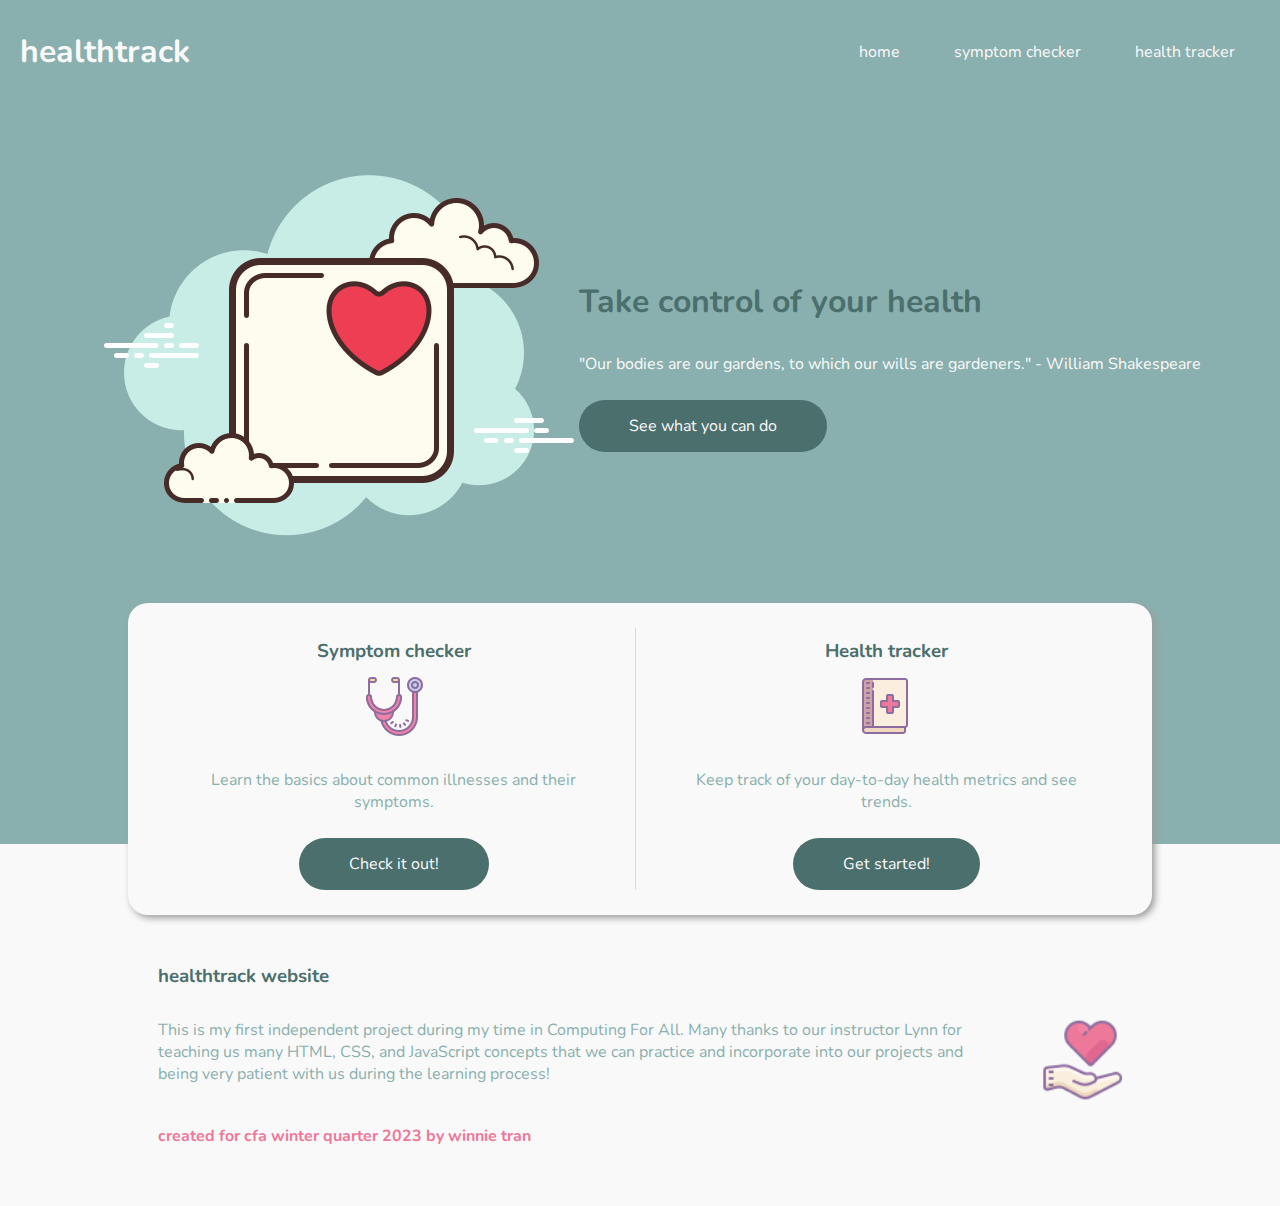
<file: index.html>
<!DOCTYPE html>
<html lang="en">
<head>
    <meta charset="UTF-8">
    <meta http-equiv="X-UA-Compatible" content="IE=edge">
    <meta name="viewport" content="width=device-width, initial-scale=1.0">
    <link rel="stylesheet" type="text/css" href="styles.css"/>
    <link href='https://fonts.googleapis.com/css?family=Nunito' rel='stylesheet'>
    <title>healthtrack</title>
</head>
<body class="home-page">
    <header>
        <h1><a class="nav-link" href="index.html">healthtrack</a></h1>
        <ul id="nav-bar">
            <li><a class="nav-link" href="index.html">home</a></li>
            <li><a class="nav-link" href="symptom-checker.html">symptom checker</a></li>
            <li><a class="nav-link" href="health-tracker.html">health tracker</a></li>
        </ul>
    </header>
    <main>
        <div id="hero">
            <img src="images/hero-image.png" alt="heart on a piece of paper with clouds">
            <div id="hero-text">
                <h1>Take control of your health</h1>
                <p id="hero-p">"Our bodies are our gardens, to which our wills are gardeners." - William Shakespeare</p>
                <a id="hero-button" href="#middle">See what you can do</a>
            </div>
        </div>

        <div id="middle">
            <div id="left-box">
                <h3>Symptom checker</h3>
                <img src="images/stethoscope.png">
                <p>Learn the basics about common illnesses and their symptoms.</p>
                <a class="mid-button" href="symptom-checker.html">Check it out!</a>
            </div>
            <div id="right-box">
                <h3>Health tracker</h3>
                <img src="images/health-book.png">
                <p>Keep track of your day-to-day health metrics and see trends.</p>
                <a class="mid-button" href="health-tracker.html">Get started!</a>
            </div>
        </div>
    </main>
    
    <footer>
        <div id="footer-text">
            <h3>healthtrack website</h3>
            <p>This is my first independent project during my time in Computing For All. Many thanks to our instructor Lynn for teaching us many HTML, CSS, and JavaScript concepts that we can practice and incorporate into our projects and being very patient with us during the learning process!</p>
            <p id="red-text">created for cfa winter quarter 2023 by winnie tran</p>
        </div>
        <img src="images/trust.png" width="84px" height="84px">
    </footer>
</body>
</html>
</file>
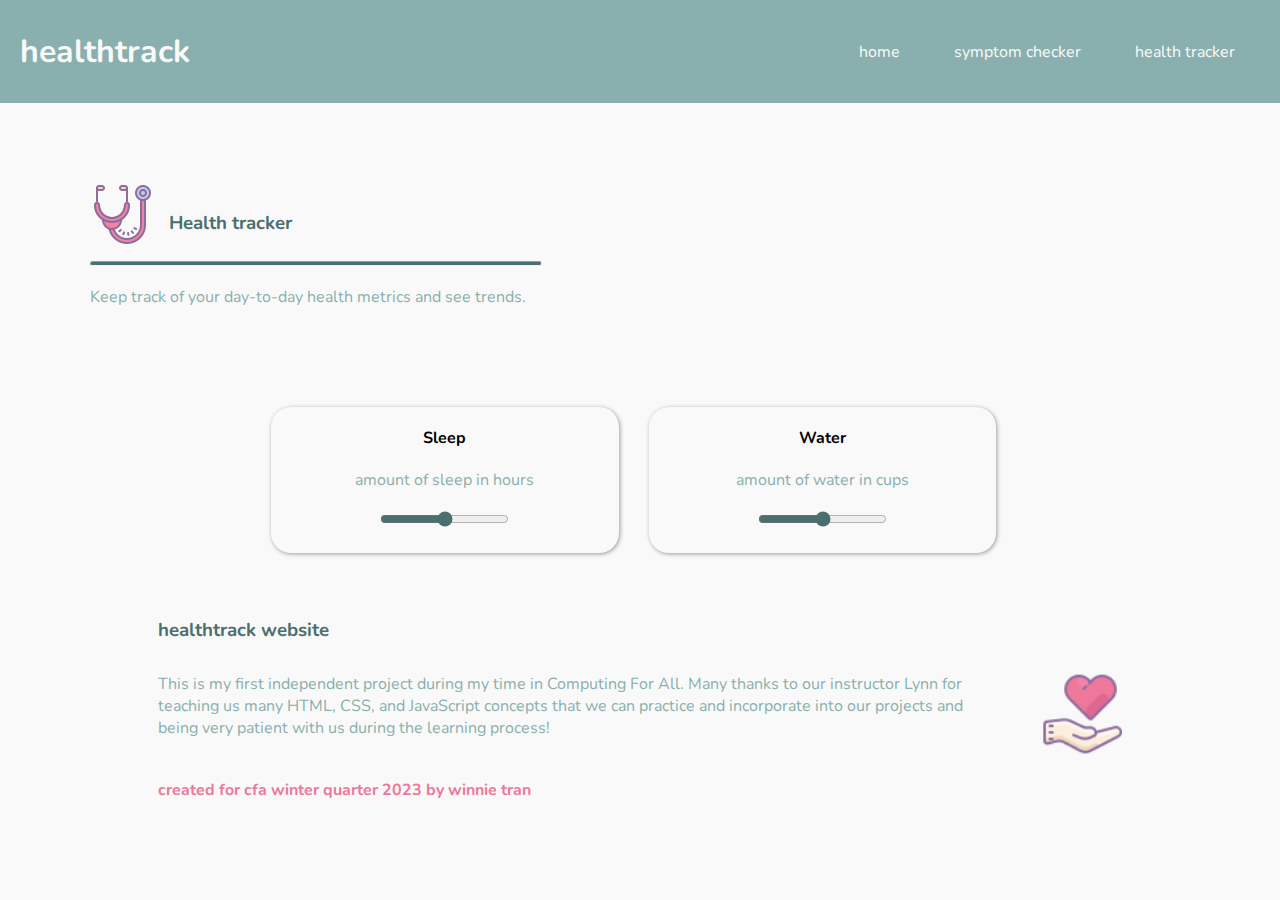
<file: health-tracker.html>
<!DOCTYPE html>
<html lang="en">
<head>
    <meta charset="UTF-8">
    <meta http-equiv="X-UA-Compatible" content="IE=edge">
    <meta name="viewport" content="width=device-width, initial-scale=1.0">
    <link href='https://fonts.googleapis.com/css?family=Nunito' rel='stylesheet'>
    <link rel="stylesheet" type="text/css" href="styles.css"/>
    <title>healthtrack</title>
</head>
<body class="symptom-page">
    <header class="symptom-page">
        <h1><a class="nav-link" href="index.html">healthtrack</a></h1>
        <ul id="nav-bar">
            <li><a class="nav-link" href="index.html">home</a></li>
            <li><a class="nav-link" href="symptom-checker.html">symptom checker</a></li>
            <li><a class="nav-link" href="health-tracker.html">health tracker</a></li>
        </ul>
    </header>

    <main>
        <div id="intro">
            <div id="intro-top">
                <img src="images/stethoscope.png">
                <h3>Health tracker</h3>
            </div>
            <hr>
            <p>Keep track of your day-to-day health metrics and see trends.</p>
        </div>

        <div id="trackers">
            <div class="tracker">
                <h4>Sleep</h4>
                <p>amount of sleep in hours</p>
                <input type="range" id="sleep" name="sleep" value="8" min="0" max="16">
            </div>
            
            <div class="tracker">
                <h4>Water</h4>
                <p>amount of water in cups</p>
                <input type="range" id="water" name="water" value="8" min="0" max="16">
            </div>
        </div>

    </main>

    <footer>
        <div id="footer-text">
            <h3>healthtrack website</h3>
            <p>This is my first independent project during my time in Computing For All. Many thanks to our instructor Lynn for teaching us many HTML, CSS, and JavaScript concepts that we can practice and incorporate into our projects and being very patient with us during the learning process!</p>
            <p id="red-text">created for cfa winter quarter 2023 by winnie tran</p>
        </div>
        <img src="images/trust.png" width="84px" height="84px">
    </footer>
</body>
</html>
</file>
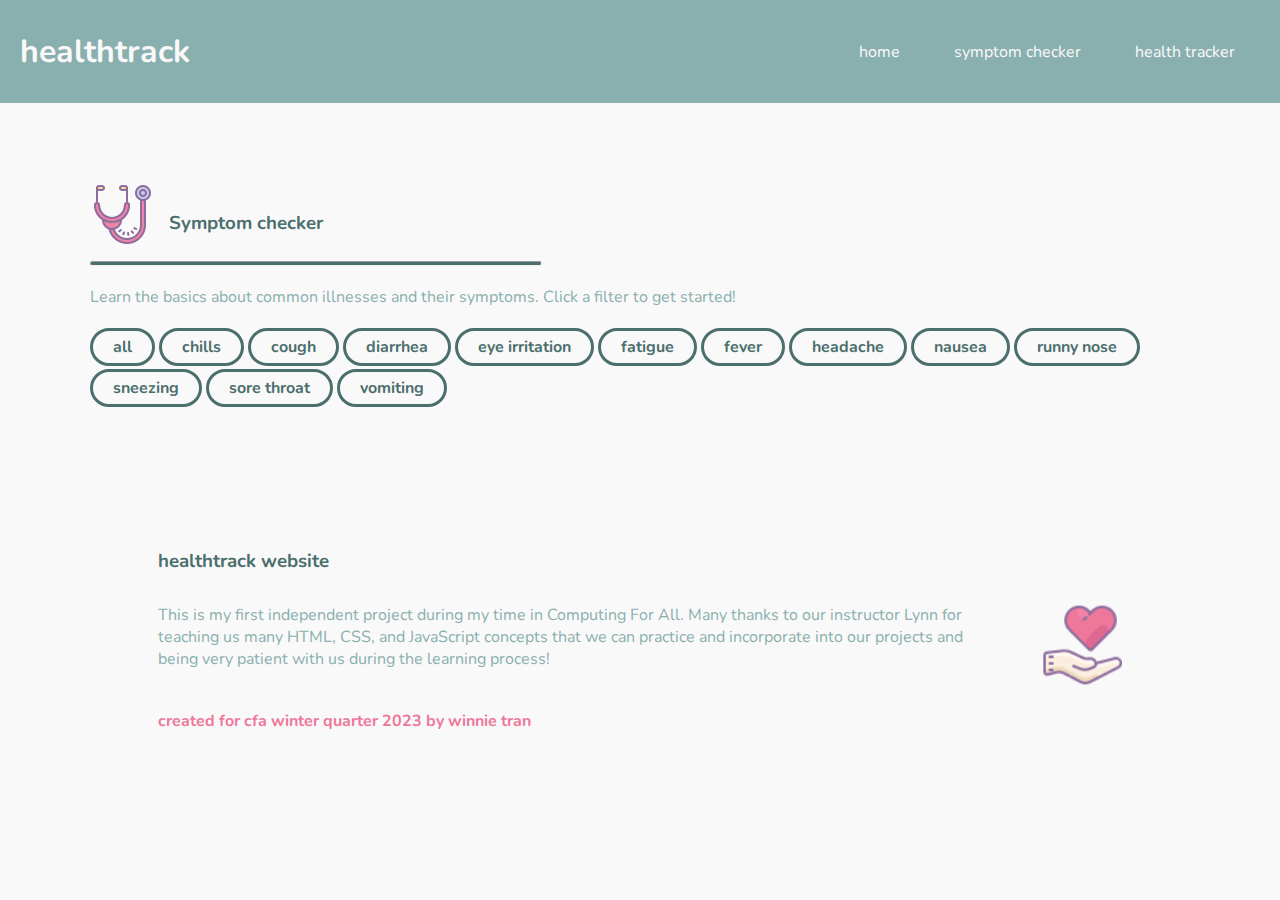
<file: symptom-checker.html>
<!DOCTYPE html>
<html lang="en">
<head>
    <meta charset="UTF-8">
    <meta http-equiv="X-UA-Compatible" content="IE=edge">
    <meta name="viewport" content="width=device-width, initial-scale=1.0">
    <link href='https://fonts.googleapis.com/css?family=Nunito' rel='stylesheet'>
    <link rel="stylesheet" type="text/css" href="styles.css"/>
    <title>healthtrack</title>
</head>
<body class="symptom-page">
    <header class="symptom-page">
        <h1><a class="nav-link" href="index.html">healthtrack</a></h1>
        <ul id="nav-bar">
            <li><a class="nav-link" href="index.html">home</a></li>
            <li><a class="nav-link" href="symptom-checker.html">symptom checker</a></li>
            <li><a class="nav-link" href="health-tracker.html">health tracker</a></li>
        </ul>
    </header>

    <main>
        <div id="intro">
            <div id="intro-top">
                <img src="images/stethoscope.png">
                <h3>Symptom checker</h3>
            </div>
            <hr>
            <p>Learn the basics about common illnesses and their symptoms. Click a filter to get started!</p>
            <div id="filters">
                <input type="checkbox" id="all" value="all">
                <label for="all" label>all</label>
                <input type="checkbox" id="chills" value="chills">
                <label for="chills" label>chills</label>
                <input type="checkbox" id="cough" value="cough">
                <label for="cough" label>cough</label>
                <input type="checkbox" id="diarrhea" value="diarrhea">
                <label for="diarrhea" label>diarrhea</label>
                <input type="checkbox" id="eye-irritation" value="eye-irritation">
                <label for="eye-irritation" label>eye irritation</label>
                <input type="checkbox" id="fatigue" value="fatigue">
                <label for="fatigue" label>fatigue</label>
                <input type="checkbox" id="fever" value="fever">
                <label for="fever" label>fever</label>
                <input type="checkbox" id="headache" value="headache">
                <label for="headache" label>headache</label>
                <input type="checkbox" id="nausea" value="nausea">
                <label for="nausea" label>nausea</label>
                <input type="checkbox" id="runny-nose" value="runny-nose">
                <label for="runny-nose" label>runny nose</label>
                <input type="checkbox" id="sneezing" value="sneezing">
                <label for="sneezing" label>sneezing</label>
                <input type="checkbox" id="sore-throat" value="sore-throat">
                <label for="sore-throat" label>sore throat</label>
                <input type="checkbox" id="vomiting" value="vomiting">
                <label for="vomiting" label>vomiting</label>
            </div>
        </div>

        <div id="illnesses">
            <div class="all runny-nose sneezing sore-throat itchiness eye-irritation">
                <h3>allergies</h3>
                <p>allergies are an immune response triggered by allergens, an ordinarily harmful substance</p>
                <div class="symptoms">
                    <p class="symptom">runny nose</p>
                    <p class="symptom">sneezing</p>
                    <p class="symptom">sore throat</p>
                    <p class="symptom">itchiness</p>
                    <p class="symptom">eye irritation</p>
                </div>
            </div>

            <div class="all fever headache cough fatigue runny-nose sneezing">
                <h3>cold and flu</h3>
                <p>both of these illnesses are upper respiratory infections, meaning they involve your nose, throat, and lungs. viruses cause both colds and flu by increasing inflammation of the membranes in the nose and throat.</p>
                <div class="symptoms">
                    <p class="symptom">fever</p>
                    <p class="symptom">headache</p>
                    <p class="symptom">cough</p>
                    <p class="symptom">fatigue</p>
                    <p class="symptom">runny-nose</p>
                    <p class="symptom">sneezing</p>
                </div>
            </div>

            <div class="all itchiness redness eye-irritation">
                <h3>conjunctivitis (“pink eye“)</h3>
                <p>Conjunctivitis, an inflammation of the transparent membrane (conjunctiva) that lines your eyelids and part of your eyeballs, has several possible causes. It could be a bacterial or viral infection, an allergic reaction to pollen or animal dander, or a result of chemical irritants (smoke, chlorine, lens solution, etc.)</p>
                <div class="symptoms">
                    <p class="symptom">itchiness</p>
                    <p class="symptom">redness</p>
                    <p class="symptom">eye irritation</p>
                </div>
            </div>

            <div class="all fatigue fever sore-throat">
                <h3>mononucleosis</h3>
                <p>Mononucleosis is an illness caused by the Epstein-Barr virus (EBV), which is spread through saliva.</p>
                <div class="symptoms">
                    <p class="symptom">fatigue</p>
                    <p class="symptom">fever</p>
                    <p class="symptom">sore throat</p>
                </div>
            </div>

            <div class="all fatigue fever sore-throat cough chills">
                <h3>covid-19</h3>
                <p>Coronavirus disease (COVID-19) is an infectious disease caused by the SARS-CoV-2 virus.</p>
                <div class="symptoms">
                    <p class="symptom">fatigue</p>
                    <p class="symptom">fever</p>
                    <p class="symptom">sore throat</p>
                    <p class="symptom">cough</p>
                    <p class="symptom">chills</p>
                </div>
            </div>

            <div class="all fever diarrhea nausea vomiting">
                <h3>stomach flu</h3>
                <p>An intestinal infection typically spread by contact with an infected person or through contaminated food or water.</p>
                <div class="symptoms">
                    <p class="symptom">fever</p>
                    <p class="symptom">diarrhea</p>
                    <p class="symptom">nausea</p>
                    <p class="symptom">vomiting</p>
                </div>
            </div>
        </div>
    </main>

    <script>
       /* let allIllnesses = document.querySelectorAll(".all");
        let filterbtn = document.querySelectorAll("a");

        function filter(event) {
            let selected = event.target.id;
                    allIllnesses.forEach(function(symptom) {
                        let illnessSymptom = symptom.classList;
                        let active = illnessSymptom.contains("active");

                        if(illnessSymptom.contains(selected) && !illnessSymptom.contains("active")) {
                            symptom.style.display = "block";
                            symptom.classList.add("active");
                        } else {
                            symptom.style.display = "none";
                    }
                active.style.display = "block";
                });
        };

        filterbtn.forEach(function(tag){
            tag.addEventListener('click', filter);
        }); */

        const filterBtns = document.querySelectorAll("#filters>input");
        const resultsContainer = document.querySelector('#illnesses');
        
        
        //Add event listener to filter btns
        filterBtns.forEach(function (btn) {
            btn.addEventListener('click', filter);
        });

        function filter() {
            /* Remove all illnesses, it's best practice to take elements off the page first
            first, then manipulate in DOM, then add back in with appendChild */
            
            //Get current results
            const results = Array.from(resultsContainer.children);

            /* while (resultsContainer.hasChildNodes()) {
                resultsContainer.removeChild(resultsContainer.firstChild);
            } */
            //Build array of current clicked filter btns
            let activeFilters = [];
            filterBtns.forEach(function (btn) {
                if (btn.checked) {
                    activeFilters.push(btn.id);
                }
            });

        
            // Remove active class
            let active = results.forEach(function(result){
                result.classList.remove('active');
            });

            //Loop through illnesses/divs
            results.forEach(function (item) { 
                //Get list of classes for each div and convert to an array
                let list = Array.from(item.classList);
                //Loop through clicked filter btns and check to see if included in class list

                let hasActiveFilters = true;

                for (let newItem of activeFilters) {
                    /* if (list.includes('active')){
                        //Skip if already active
                        continue;
                    }
                    else if (list.includes(newItem)) {
                        //If not active yet, add class active
                        item.classList.add('active');
                    }  */
                    if (!list.includes(newItem)) {
                        hasActiveFilters = false;
                        break;
                    }
                    
                };

                if (hasActiveFilters == true) {
                    item.classList.add('active');
                }
            });
            //Put the altered divs back on the page
            /* results.forEach(function (result) {
                resultsContainer.appendChild(result);
            }) */
            
            //Make sure we have the stuff we need
            console.log(activeFilters);
            console.log(results);
        }


    </script>

    <footer>
        <div id="footer-text">
            <h3>healthtrack website</h3>
            <p>This is my first independent project during my time in Computing For All. Many thanks to our instructor Lynn for teaching us many HTML, CSS, and JavaScript concepts that we can practice and incorporate into our projects and being very patient with us during the learning process!</p>
            <p id="red-text">created for cfa winter quarter 2023 by winnie tran</p>
        </div>
        <img src="images/trust.png" width="84px" height="84px">
    </footer>
</body>
</html>
</file>
<file: styles.css>
*{
    margin: 0;
}

html {
    scroll-behavior: smooth;
}

body.home-page {
    width: 100%;
    height: 100%;
    background: linear-gradient(
        to bottom,
        #89B0AE 0%,
        #89B0AE 70%,
        #FAF9F9 70%,
        #FAF9F9 100%
    );
    font-family: 'Nunito';
}

body.symptom-page {
    font-family: 'Nunito';
    background-color: #FAF9F9;
}

header.symptom-page {
    display: flex;
    align-items: center;
    justify-content: space-between;
    padding: 20px;
    background-color: #89B0AE;
}

a:link, a:visited {
    text-decoration: none;
    color: #FAF9F9;
}

a.nav-link:hover {
    text-decoration: none;
    color: #4B6F6D;
    font-weight: bold;
}

li {
    list-style-type: none;
    display: inline-block;
    position: relative;
    margin: 0px 25px;
}

li::after {
    content: '';
    position: absolute;
    width: 100%;
    transform: scaleX(0);
    height: 2px;
    bottom: 0;
    left: 0;
    background-color: #4B6F6D;
    transform-origin: bottom right;
    transition: transform 0.25s ease-out;
}

li:hover::after {
    transform: scaleX(1);
    transform-origin: bottom left;
}

#hero-button {
    background-color: #4B6F6D;
    border: none;
    border-radius: 50px;
    color:#FAF9F9;
    padding: 15px 50px;
    font-family: 'Nunito';
    font-size:medium;
}

#hero-button:hover {
    background-color: #5f8e8b;
}

header {
    display: flex;
    align-items: center;
    justify-content: space-between;
    padding: 20px;
}

#hero {
    display: flex;
    align-items: center;
    justify-content: center;
}

#middle {
    background-color: #FAF9F9;
    margin: 0% 10%;
    padding: 25px 20px;
    border-radius: 20px;
    box-shadow: 3px 3px 7px #9c9c9c;
    display: flex;
    justify-content: space-around;
    text-align: center;
    flex-direction: column;
}

#left-box > p {
    padding: 25px;
}

#right-box > p {
    padding: 25px;
}

.mid-button {
    background-color: #4B6F6D;
    border: none;
    border-radius: 50px;
    color:#FAF9F9;
    padding: 15px 50px;
    font-family: 'Nunito';
    font-size:medium;
    display: block;
    width: fit-content;
    margin: auto;
}

.mid-button:hover {
    background-color: #89B0AE;
    color:#FAF9F9;
}

#intro {
    margin: 5% 7%;
}

#intro-top {
    display: flex;
    align-items: flex-end;
    padding: 15px 0px;
}

#intro-top > h3 {
    padding-left: 15px;
}

hr {
    width: 50vh;
    background-color:#FAF9F9;
    height: 3px;
    background-color: #4B6F6D;
    border-radius: 50px;
}

#illnesses {
    display: flex;
    flex-wrap: wrap;
    margin: 5% 10%;
    justify-content: center;
}

.all {
    width: 40%;
    background-color: #FAF9F9;
    border-radius: 20px;
    box-shadow: 1px 1px 4px #9c9c9c;
    text-align: center;
    padding: 20px;
    margin: 2%;
}

.symptoms {
    display: flex;
    flex-wrap: wrap;
    justify-content: center;
}

.symptom {
    background-color: #4B6F6D;
    border-radius: 50px;
    color: #FAF9F9;
    padding: 2% 8%;
    margin: 2%;
}

#filters > label {
    background-color: #FAF9F9;
    border: solid 3px #4B6F6D;
    border-radius: 50px;
    color:#4B6F6D;
    padding: 5px 20px;
    font-family: 'Nunito';
    font-size:medium;
    font-weight: bold;
    display: inline-block;
    width: fit-content;
    margin-bottom: 3px;
}

#filters > input:checked + label {
    background-color: #4B6F6D;
    color: #FAF9F9;
}

input[type="checkbox"]  {
    display: none;
 }

#illnesses > div {
    display: none;
}

#illnesses > .active {
    display: block;
}

#trackers {
    margin: 0% 20%;
    display: flex;
}

.tracker {
    width: 40%;
    background-color: #FAF9F9;
    border-radius: 20px;
    box-shadow: 1px 1px 4px #9c9c9c;
    text-align: center;
    padding: 20px;
    margin: 2%;
}

input[type="range"]  {
    accent-color: #4B6F6D;
 }

footer {
    margin: 3% 10%;
    display: flex;
    justify-content: space-around;
    align-items: center;
}

#footer-text {
    width: 80%;
}

#red-text {
    color: #ED7899;
    font-weight: bold;
}

h1, h2, h3 {
    color: #4B6F6D;
    padding: 10px 0px;
}

p {
    color:#89B0AE;
    padding: 20px 0px;
}

#hero-p {
    color: #FAF9F9;
    margin-bottom: 20px;
}

::-webkit-scrollbar {
    width: 10px;
  }
  
  ::-webkit-scrollbar-track {
    background: #FAF9F9;
    border-radius: 10px;
  }
  
  ::-webkit-scrollbar-thumb {
    background: #4B6F6D;
    border-radius: 10px;
  }
  
  ::-webkit-scrollbar-thumb:hover {
    background: #5f8e8b;
  }

  @media (min-width: 800px){
    #middle {
        flex-direction: row;
        align-items: center;
    }

    #middle>div {
        width: 49%;
    }

    #left-box {
        border-right: solid 1px #cfdfde;
    }
  }
</file>
